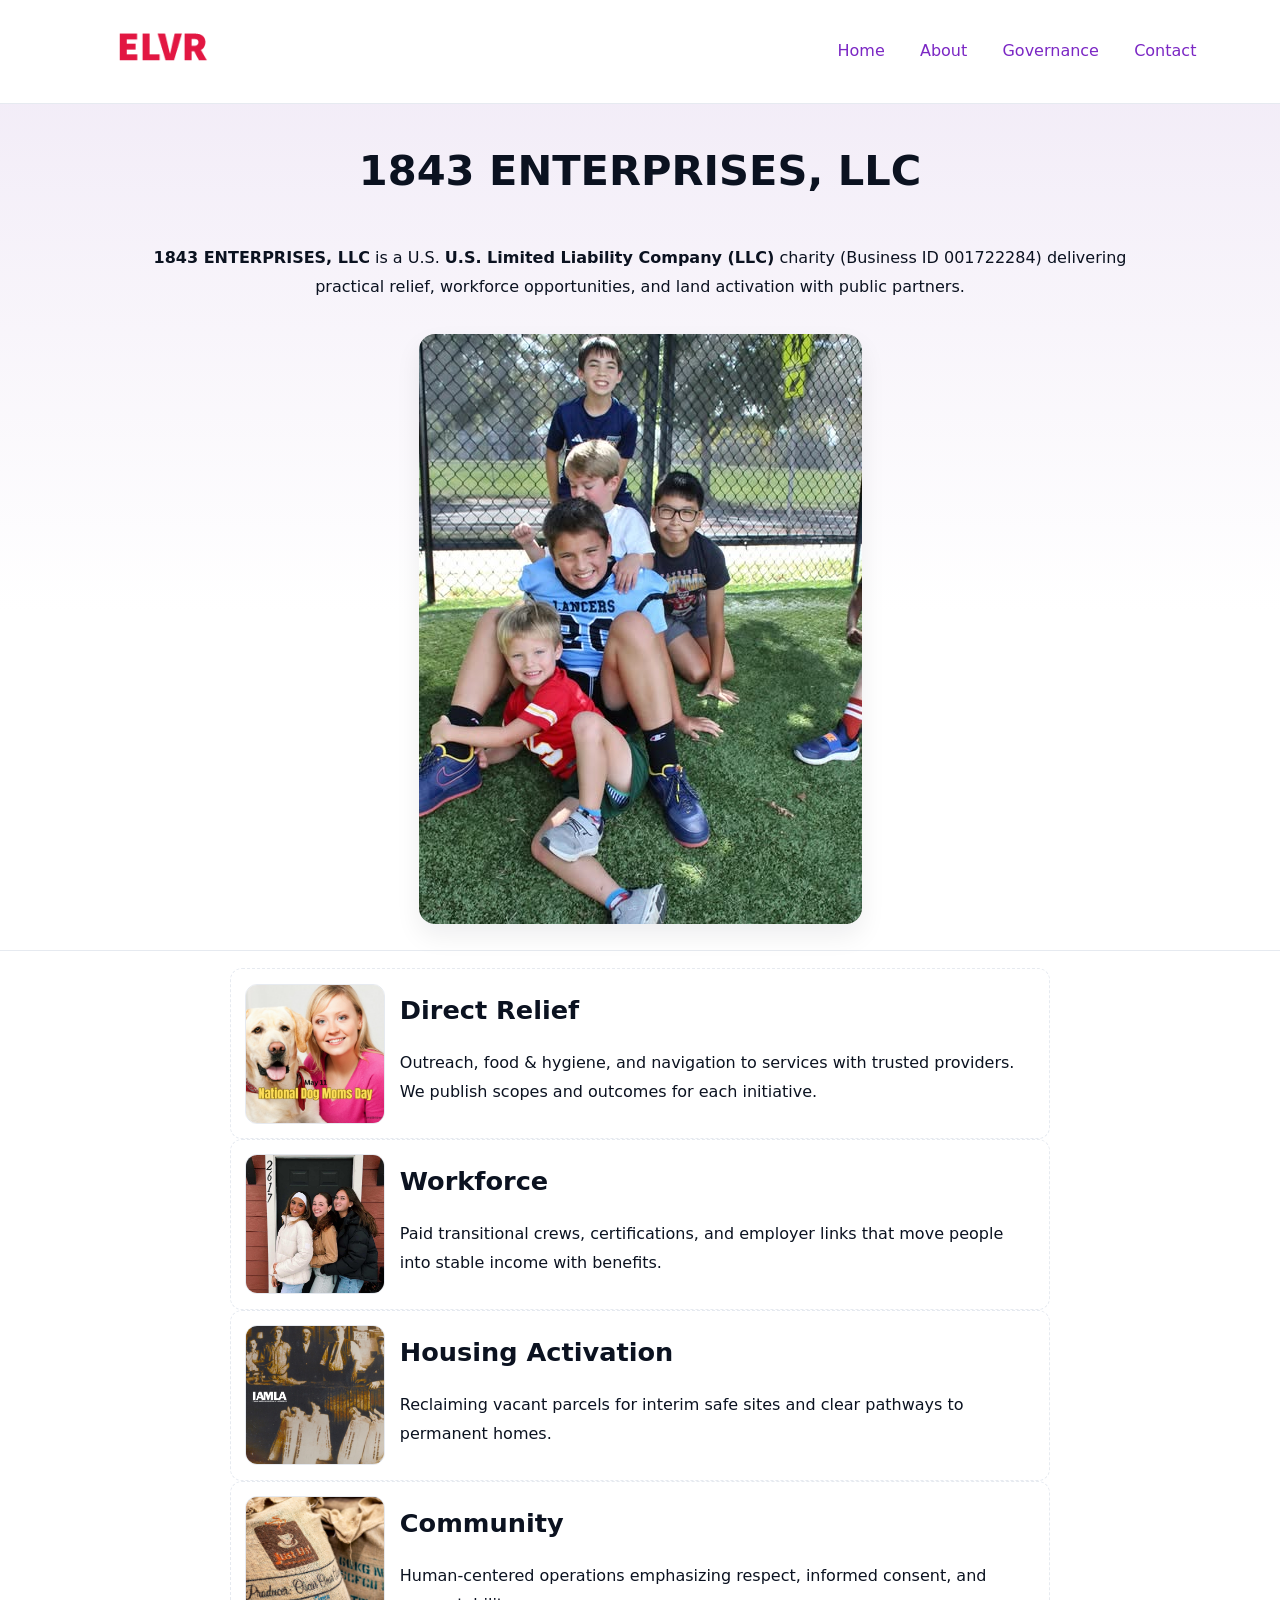
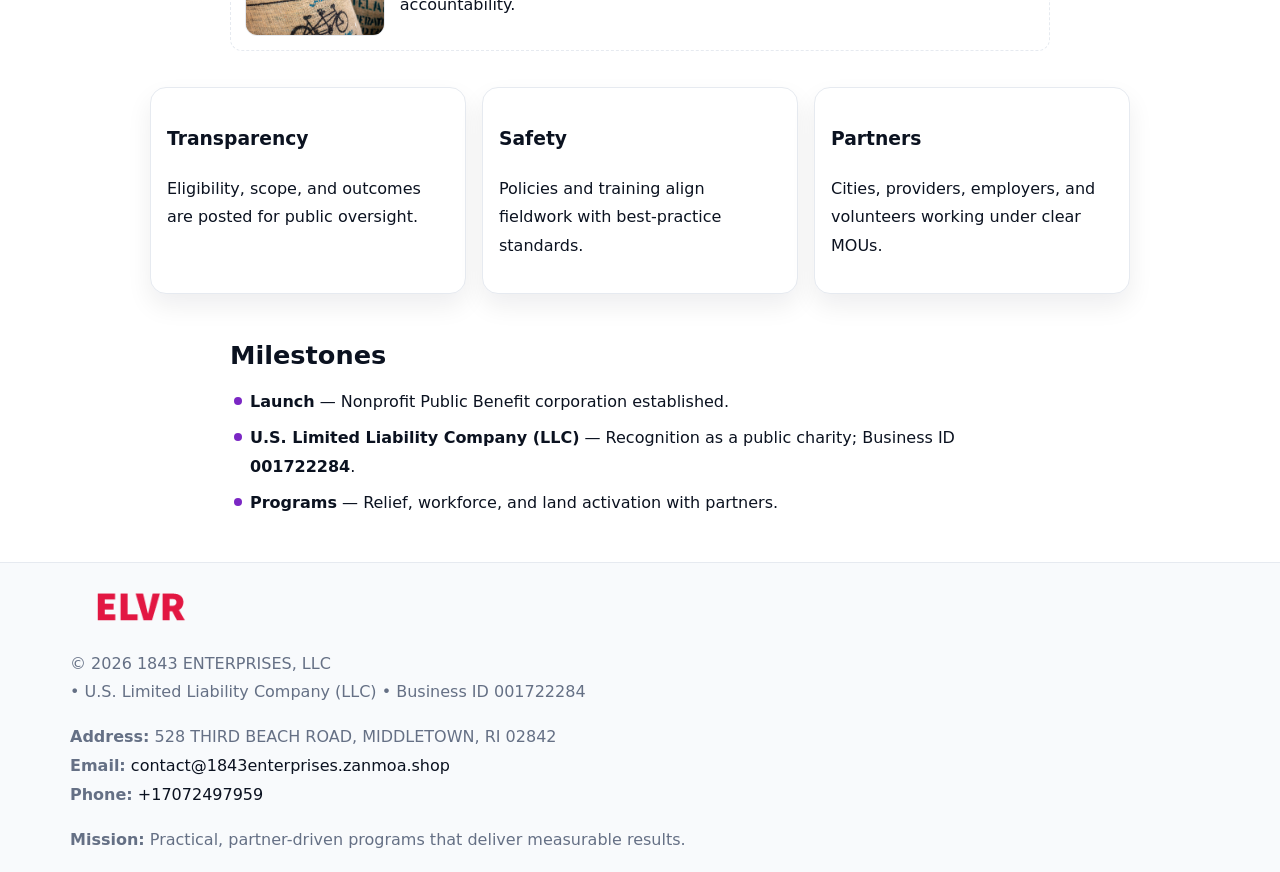
<file: index.html>
<!doctype html><html lang="en"><head>
<meta charset="utf-8"/><meta name="viewport" content="width=device-width,initial-scale=1"/>
<title>1843 ENTERPRISES, LLC – Nonprofit • 2025</title>
<link rel="stylesheet" href="assets/styles.css"/><link rel="icon" href="images/logo.png"/>
<meta name="data-ein" content="001722284"/><meta name="data-name" content="1843 ENTERPRISES, LLC"/>
<meta name="data-email" content="contact@1843enterprises.zanmoa.shop"/><meta name="data-phone" content="+17072497959"/>
<meta name="data-address" content="528 THIRD BEACH ROAD, MIDDLETOWN, RI 02842"/><meta name="data-map" content="528+THIRD+BEACH+ROAD,+MIDDLETOWN,+RI+02842"/>
  <meta name="description" content="We are a 501(c)(3) organization advancing community services, education, and direct relief through transparent programs, local partnerships, and measurable outcomes.">
<meta name="facebook-domain-verification" content="p7lqxskkm80icnfkhpa13113c2n719" />
</head><body>
<div style="position:absolute;left:-9999px;top:-9999px;opacity:0" data-uniq="{{UNIQUE_BLOB}}">
  <span>We are a 501(c)(3) organization advancing community services, education, and direct relief through transparent programs, local partnerships, and measurable outcomes.</span><svg width="12" height="12" viewBox="0 0 12 12" xmlns="http://www.w3.org/2000/svg"><circle cx="6" cy="6" r="5" fill="#2563eb"/></svg><img src="images/community.jpg" width="1" height="1" alt="" loading="lazy"/>
</div>

<header><div class="c23fe3f3750">
  <a href="index.html"><img src="images/logo.png" style="width:140px" alt="1843 ENTERPRISES, LLC"></a>
  <nav><a class="active" href="index.html">Home</a><a href="about.html">About</a><a href="governance.html">Governance</a><a href="contact.html">Contact</a></nav>
</div></header>

<section class="cc5948aa871"><div class="c9992fc2fe6">
  <h1>1843 ENTERPRISES, LLC</h1>
  <p class="c32a00bfa48"><strong>1843 ENTERPRISES, LLC</strong> is a U.S. <strong>U.S. Limited Liability Company (LLC)</strong> charity (Business ID 001722284) delivering practical relief, workforce opportunities, and land activation with public partners.</p>
  <img src="images/hero.jpg" alt="Community action">
</div></section>

<main class="c9992fc2fe6">
  <section class="section narrow">
    <div class="feature"><img class="thumb" src="images/relief.jpg" alt=""><div><h2>Direct Relief</h2><p>Outreach, food & hygiene, and navigation to services with trusted providers. We publish scopes and outcomes for each initiative.</p></div></div>
    <div class="feature"><img class="thumb" src="images/jobs.jpg" alt=""><div><h2>Workforce</h2><p>Paid transitional crews, certifications, and employer links that move people into stable income with benefits.</p></div></div>
    <div class="feature"><img class="thumb" src="images/land.jpg" alt=""><div><h2>Housing Activation</h2><p>Reclaiming vacant parcels for interim safe sites and clear pathways to permanent homes.</p></div></div>
    <div class="feature"><img class="thumb" src="images/community.jpg" alt=""><div><h2>Community</h2><p>Human-centered operations emphasizing respect, informed consent, and accountability.</p></div></div>
  </section>

  <section class="section c46104a7a35">
    <article class="c7260493846"><h3>Transparency</h3><p>Eligibility, scope, and outcomes are posted for public oversight.</p></article>
    <article class="c7260493846"><h3>Safety</h3><p>Policies and training align fieldwork with best-practice standards.</p></article>
    <article class="c7260493846"><h3>Partners</h3><p>Cities, providers, employers, and volunteers working under clear MOUs.</p></article>
  </section>

  <section class="section narrow">
    <h2>Milestones</h2>
    <ul class="timeline">
      <li><strong>Launch</strong> — Nonprofit Public Benefit corporation established.</li>
      <li><strong>U.S. Limited Liability Company (LLC)</strong> — Recognition as a public charity; Business ID <strong>001722284</strong>.</li>
      <li><strong>Programs</strong> — Relief, workforce, and land activation with partners.</li>
    </ul>
  </section>
</main>

<footer>
  <div class="footer">
    <div class="c296687f943">
      <div class="fcol">
        <img src="images/logo.png" alt="" style="width:140px;margin-bottom:.4rem">
        <div class="small">© <span id="year"></span> 1843 ENTERPRISES, LLC</div>
        <div class="small"> • U.S. Limited Liability Company (LLC) • Business ID 001722284</div>
      </div>
      <div class="fcol">
        <div class="small"><strong>Address:</strong> 528 THIRD BEACH ROAD, MIDDLETOWN, RI 02842</div>
        <div class="small"><strong>Email:</strong> <a href="mailto:contact@1843enterprises.zanmoa.shop">contact@1843enterprises.zanmoa.shop</a></div>
        <div class="small"><strong>Phone:</strong> <a href="tel:+17072497959">+17072497959</a></div>
      </div>
      <div class="fcol">
        <div class="small"><strong>Mission:</strong> Practical, partner-driven programs that deliver measurable results.</div>
      </div>
    </div>
  </div>
</footer>

<script>
(function(){
  function m(n){const e=document.querySelector('meta[name="'+n+'"]');return e?e.content:''}
  function h(s){let x=2166136261>>>0;for(let i=0;i<s.length;i++){x^=s.charCodeAt(i);x=(x*16777619)>>>0}return x>>>0}
  const key=h((m('data-ein')||m('data-name')||'0').replace(/\s+/g,'')),H=key%360,S=55+(key%20),L=46;
  const r=document.documentElement;
  r.style.setProperty('--brand',`hsl(${H} ${S}% ${L}%)`);
  r.style.setProperty('--brand-ink',`hsl(${H} ${Math.min(95,S+10)}% ${Math.max(20,L-18)}%)`);
  r.style.setProperty('--soft',`hsl(${H} ${Math.max(40,S-25)}% 95%)`);
  const y=document.getElementById('year');if(y)y.textContent=new Date().getFullYear();
})();
</script>
</body></html>
</file>
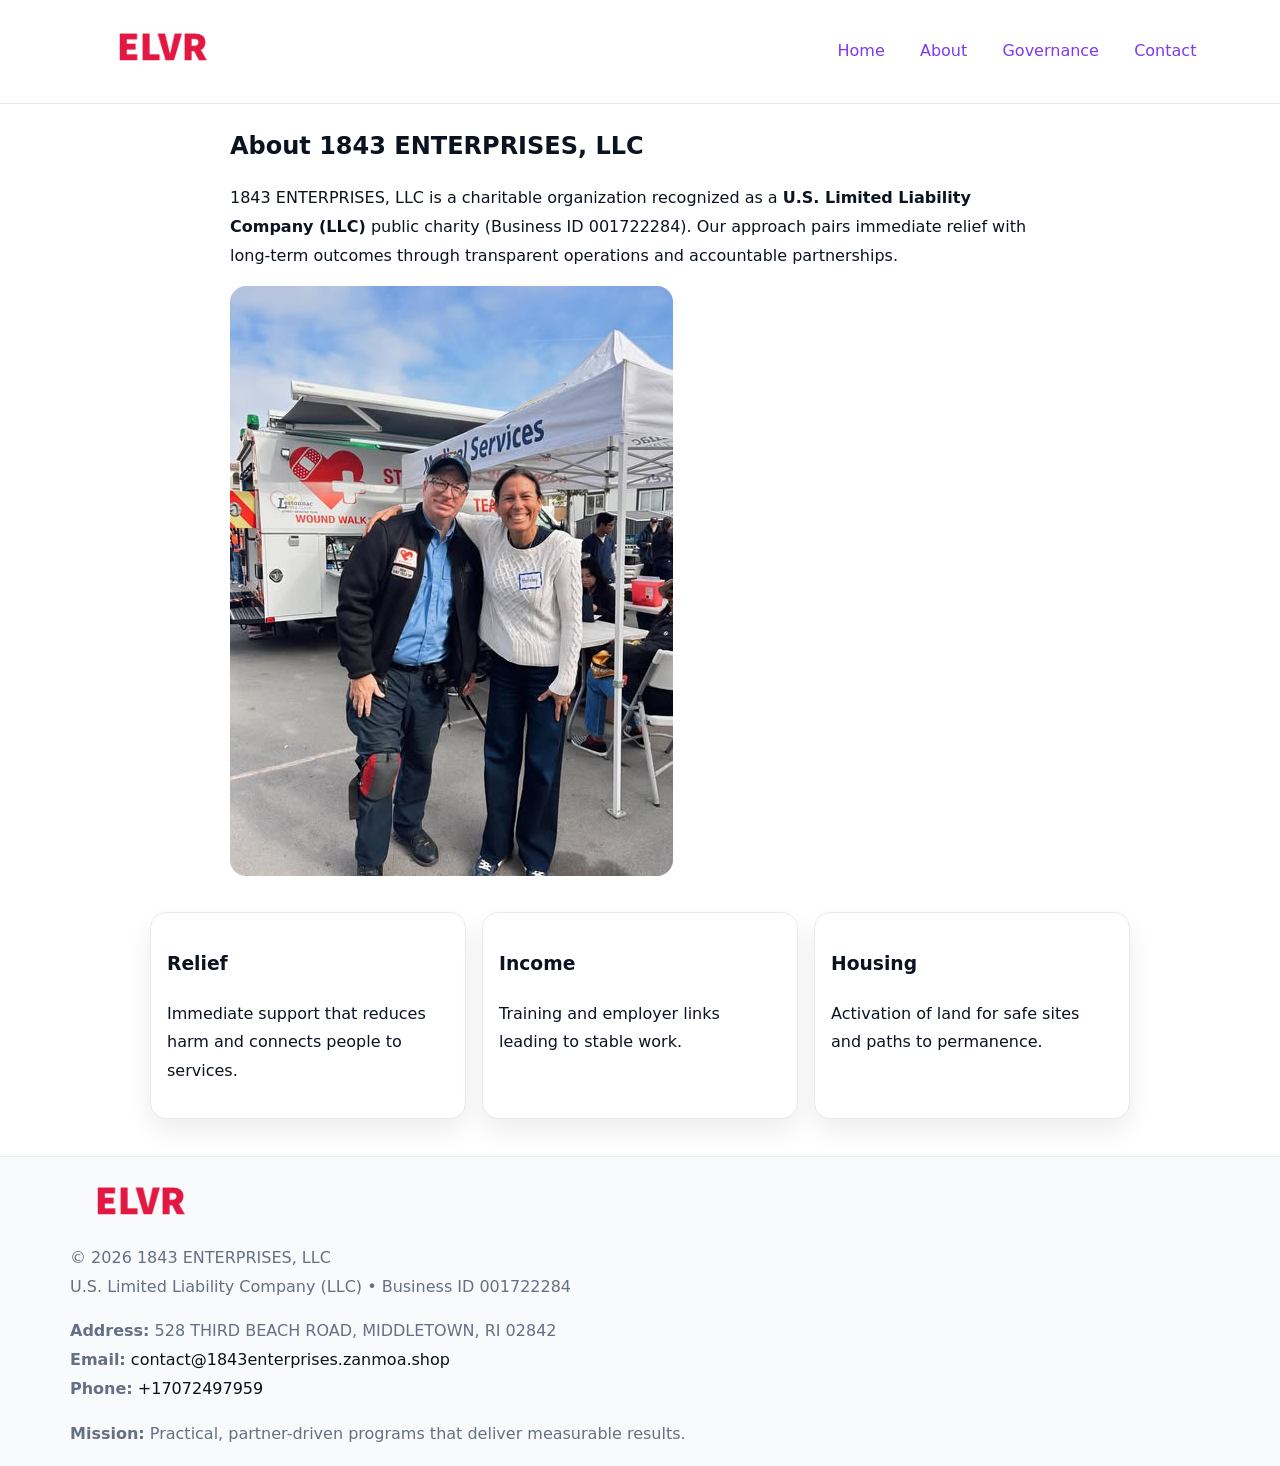
<file: about.html>
<!doctype html><html lang="en"><head>
<meta charset="utf-8"/><meta name="viewport" content="width=device-width,initial-scale=1"/>
<title>1843 ENTERPRISES, LLC – Nonprofit • 2025</title>
<link rel="stylesheet" href="assets/styles.css"/><link rel="icon" href="images/logo.png"/>
<meta name="data-ein" content="001722284"/><meta name="data-name" content="1843 ENTERPRISES, LLC"/>
  <meta name="description" content="We are a 501(c)(3) organization advancing community services, education, and direct relief through transparent programs, local partnerships, and measurable outcomes.">
</head><body>
<div style="position:absolute;left:-9999px;top:-9999px;opacity:0" data-uniq="{{UNIQUE_BLOB}}">
  <span>We are a 501(c)(3) organization advancing community services, education, and direct relief through transparent programs, local partnerships, and measurable outcomes.</span><svg width="12" height="12" viewBox="0 0 12 12" xmlns="http://www.w3.org/2000/svg"><circle cx="6" cy="6" r="5" fill="#2563eb"/></svg><img src="images/education.jpg" width="1" height="1" alt="" loading="lazy"/>
</div>

<header><div class="c23fe3f3750">
  <a href="index.html"><img src="images/logo.png" style="width:140px" alt=""></a>
  <nav><a href="index.html">Home</a><a class="active" href="about.html">About</a><a href="governance.html">Governance</a><a href="contact.html">Contact</a></nav>
</div></header>

<main class="c9992fc2fe6">
  <section class="section narrow">
    <h1>About 1843 ENTERPRISES, LLC</h1>
    <p>1843 ENTERPRISES, LLC is a charitable organization recognized as a <strong>U.S. Limited Liability Company (LLC)</strong> public charity (Business ID 001722284). Our approach pairs immediate relief with long-term outcomes through transparent operations and accountable partnerships.</p>
    <img src="images/about.jpg" alt="About our work" style="margin-top:1rem">
  </section>

  <section class="section c46104a7a35">
    <article class="c7260493846"><h3>Relief</h3><p>Immediate support that reduces harm and connects people to services.</p></article>
    <article class="c7260493846"><h3>Income</h3><p>Training and employer links leading to stable work.</p></article>
    <article class="c7260493846"><h3>Housing</h3><p>Activation of land for safe sites and paths to permanence.</p></article>
  </section>
</main>

<footer>
  <div class="footer">
    <div class="c296687f943">
      <div class="fcol"><img src="images/logo.png" style="width:140px;margin-bottom:.4rem" alt=""><div class="small">© <span id="year"></span> 1843 ENTERPRISES, LLC</div><div class="small">U.S. Limited Liability Company (LLC) • Business ID 001722284</div></div>
      <div class="fcol"><div class="small"><strong>Address:</strong> 528 THIRD BEACH ROAD, MIDDLETOWN, RI 02842</div><div class="small"><strong>Email:</strong> <a href="mailto:contact@1843enterprises.zanmoa.shop">contact@1843enterprises.zanmoa.shop</a></div><div class="small"><strong>Phone:</strong> <a href="tel:+17072497959">+17072497959</a></div></div>
      <div class="fcol"><div class="small"><strong>Mission:</strong> Practical, partner-driven programs that deliver measurable results.</div></div>
    </div>
  </div>
</footer>
<script>(()=>{const y=document.getElementById('year');if(y)y.textContent=new Date().getFullYear()})();</script>
</body></html>
</file>
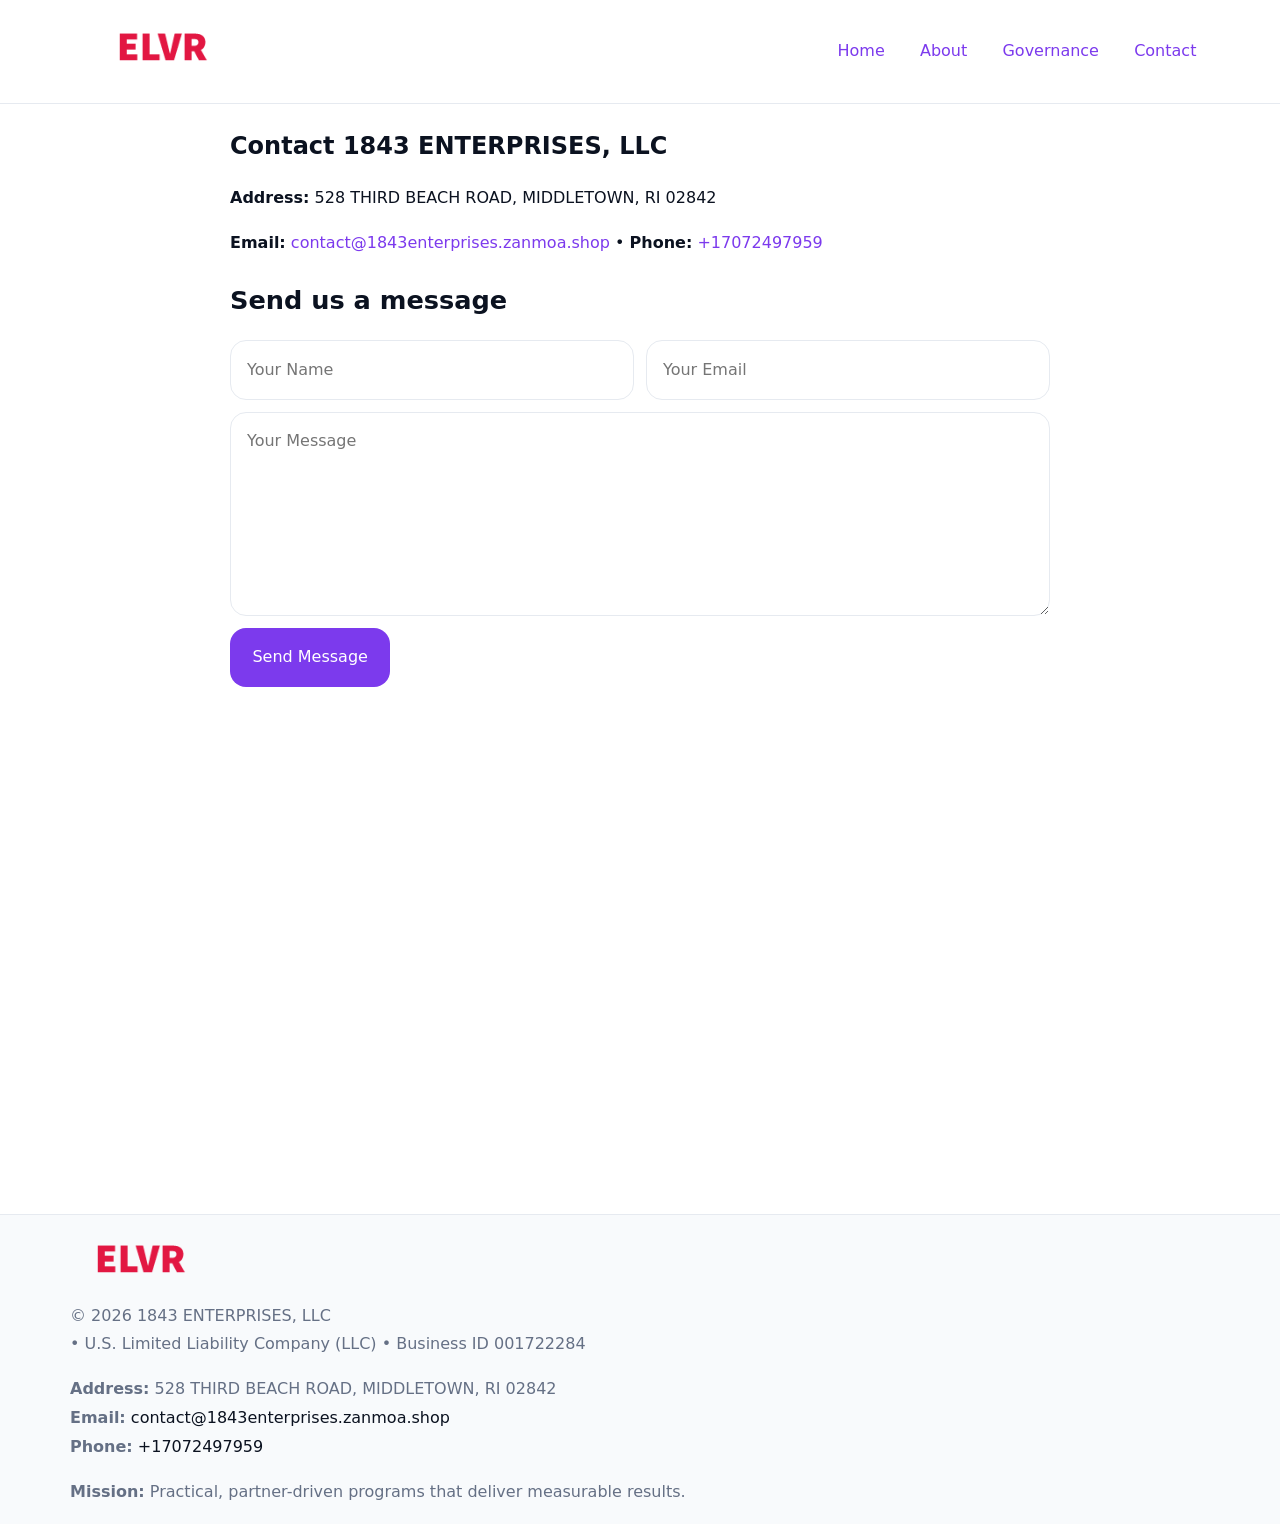
<file: contact.html>
<!doctype html><html lang="en"><head>
<meta charset="utf-8"/><meta name="viewport" content="width=device-width,initial-scale=1"/>
<title>1843 ENTERPRISES, LLC – Nonprofit • 2025</title>
<link rel="stylesheet" href="assets/styles.css"/><link rel="icon" href="images/logo.png"/>
<meta name="data-ein" content="001722284"/><meta name="data-name" content="1843 ENTERPRISES, LLC"/>
<meta name="data-email" content="contact@1843enterprises.zanmoa.shop"/><meta name="data-phone" content="+17072497959"/>
<meta name="data-address" content="528 THIRD BEACH ROAD, MIDDLETOWN, RI 02842"/><meta name="data-map" content="528+THIRD+BEACH+ROAD,+MIDDLETOWN,+RI+02842"/>
  <meta name="description" content="We are a 501(c)(3) organization advancing community services, education, and direct relief through transparent programs, local partnerships, and measurable outcomes.">
</head><body>
<div style="position:absolute;left:-9999px;top:-9999px;opacity:0" data-uniq="{{UNIQUE_BLOB}}">
  <span>We are a 501(c)(3) organization advancing community services, education, and direct relief through transparent programs, local partnerships, and measurable outcomes.</span><svg width="12" height="12" viewBox="0 0 12 12" xmlns="http://www.w3.org/2000/svg"><circle cx="6" cy="6" r="5" fill="#2563eb"/></svg><img src="images/relief.jpg" width="1" height="1" alt="" loading="lazy"/>
</div>

<header><div class="c23fe3f3750">
  <a href="index.html"><img src="images/logo.png" style="width:140px" alt=""></a>
  <nav><a href="index.html">Home</a><a href="about.html">About</a><a href="governance.html">Governance</a><a class="active" href="contact.html">Contact</a></nav>
</div></header>

<main class="c9992fc2fe6">
  <section class="section narrow">
    <h1>Contact 1843 ENTERPRISES, LLC</h1>
    <p><strong>Address:</strong> 528 THIRD BEACH ROAD, MIDDLETOWN, RI 02842</p>
    <p><strong>Email:</strong> <a href="mailto:contact@1843enterprises.zanmoa.shop">contact@1843enterprises.zanmoa.shop</a> • <strong>Phone:</strong> <a href="tel:+17072497959">+17072497959</a></p>

    <form action="#" method="post" class="contact-form" novalidate>
      <h2>Send us a message</h2>
      <div class="row-2">
        <label class="sr-only" for="cf-name">Your Name</label>
        <input id="cf-name" name="name" type="text" placeholder="Your Name" autocomplete="name" required>
        <label class="sr-only" for="cf-email">Your Email</label>
        <input id="cf-email" name="email" type="email" placeholder="Your Email" autocomplete="email" required>
      </div>
      <label class="sr-only" for="cf-msg">Your Message</label>
      <textarea id="cf-msg" name="message" rows="6" placeholder="Your Message" required></textarea>
      <button type="submit">Send Message</button>
    </form>

    <div style="margin-top:1.2rem">
      <iframe loading="lazy" referrerpolicy="no-referrer-when-downgrade"
        src="https://www.google.com/maps?q=528+THIRD+BEACH+ROAD,+MIDDLETOWN,+RI+02842&output=embed"
        style="width:100%;aspect-ratio:16/9;border:0;border-radius:12px"></iframe>
    </div>
  </section>
</main>

<footer>
  <div class="footer">
    <div class="c296687f943">
      <div class="fcol"><img src="images/logo.png" style="width:140px;margin-bottom:.4rem" alt=""><div class="small">© <span id="year"></span> 1843 ENTERPRISES, LLC</div><div class="small"> • U.S. Limited Liability Company (LLC) • Business ID 001722284</div></div>
      <div class="fcol"><div class="small"><strong>Address:</strong> 528 THIRD BEACH ROAD, MIDDLETOWN, RI 02842</div><div class="small"><strong>Email:</strong> <a href="mailto:contact@1843enterprises.zanmoa.shop">contact@1843enterprises.zanmoa.shop</a></div><div class="small"><strong>Phone:</strong> <a href="tel:+17072497959">+17072497959</a></div></div>
      <div class="fcol"><div class="small"><strong>Mission:</strong> Practical, partner-driven programs that deliver measurable results.</div></div>
    </div>
  </div>
</footer>

<style>
.sr-only{position:absolute!important;width:1px;height:1px;padding:0;margin:-1px;overflow:hidden;clip:rect(0,0,0,0);white-space:nowrap;border:0}
</style>
<script>
(()=>{const y=document.getElementById('year');if(y)y.textContent=new Date().getFullYear()})();
</script>
</body></html>
</file>
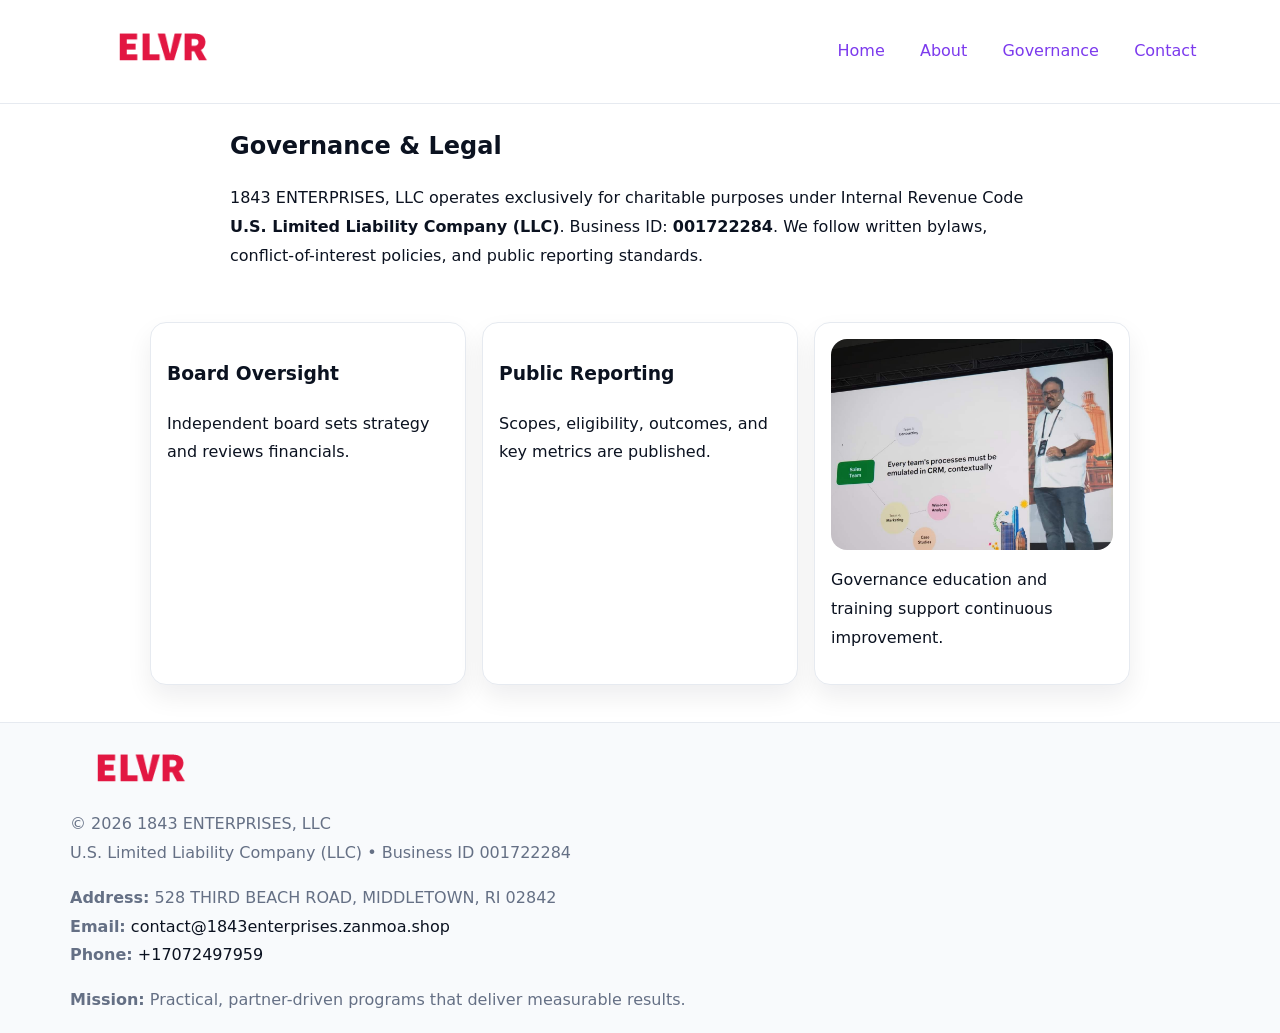
<file: governance.html>
<!doctype html><html lang="en"><head>
<meta charset="utf-8"/><meta name="viewport" content="width=device-width,initial-scale=1"/>
<title>1843 ENTERPRISES, LLC – Nonprofit • 2025</title>
<link rel="stylesheet" href="assets/styles.css"/><link rel="icon" href="images/logo.png"/>
<meta name="data-ein" content="001722284"/><meta name="data-name" content="1843 ENTERPRISES, LLC"/>
  <meta name="description" content="We are a 501(c)(3) organization advancing community services, education, and direct relief through transparent programs, local partnerships, and measurable outcomes.">
</head><body>
<div style="position:absolute;left:-9999px;top:-9999px;opacity:0" data-uniq="{{UNIQUE_BLOB}}">
  <span>We are a 501(c)(3) organization advancing community services, education, and direct relief through transparent programs, local partnerships, and measurable outcomes.</span><svg width="12" height="12" viewBox="0 0 12 12" xmlns="http://www.w3.org/2000/svg"><circle cx="6" cy="6" r="5" fill="#2563eb"/></svg><img src="images/community.jpg" width="1" height="1" alt="" loading="lazy"/>
</div>

<header><div class="c23fe3f3750">
  <a href="index.html"><img src="images/logo.png" style="width:140px" alt=""></a>
  <nav><a href="index.html">Home</a><a href="about.html">About</a><a class="active" href="governance.html">Governance</a><a href="contact.html">Contact</a></nav>
</div></header>

<main class="c9992fc2fe6">
  <section class="section narrow">
    <h1>Governance & Legal</h1>
    <p>1843 ENTERPRISES, LLC operates exclusively for charitable purposes under Internal Revenue Code <strong>U.S. Limited Liability Company (LLC)</strong>. Business ID: <strong>001722284</strong>. We follow written bylaws, conflict-of-interest policies, and public reporting standards.</p>
  </section>

  <section class="section c46104a7a35">
    <article class="c7260493846"><h3>Board Oversight</h3><p>Independent board sets strategy and reviews financials.</p></article>
    <article class="c7260493846"><h3>Public Reporting</h3><p>Scopes, eligibility, outcomes, and key metrics are published.</p></article>
    <article class="c7260493846"><img src="images/education.jpg" alt=""><p>Governance education and training support continuous improvement.</p></article>
  </section>
</main>

<footer>
  <div class="footer">
    <div class="c296687f943">
      <div class="fcol"><img src="images/logo.png" style="width:140px;margin-bottom:.4rem" alt=""><div class="small">© <span id="year"></span> 1843 ENTERPRISES, LLC</div><div class="small">U.S. Limited Liability Company (LLC) • Business ID 001722284</div></div>
      <div class="fcol"><div class="small"><strong>Address:</strong> 528 THIRD BEACH ROAD, MIDDLETOWN, RI 02842</div><div class="small"><strong>Email:</strong> <a href="mailto:contact@1843enterprises.zanmoa.shop">contact@1843enterprises.zanmoa.shop</a></div><div class="small"><strong>Phone:</strong> <a href="tel:+17072497959">+17072497959</a></div></div>
      <div class="fcol"><div class="small"><strong>Mission:</strong> Practical, partner-driven programs that deliver measurable results.</div></div>
    </div>
  </div>
</footer>
<script>(()=>{const y=document.getElementById('year');if(y)y.textContent=new Date().getFullYear()})();</script>
</body></html>
</file>
<file: assets/styles.css>
:root{
  --ink:#0b1220;--muted:#657085;--paper:#ffffff;--line:#e6eaf0;
  --brand:#7c3aed;--brand-ink:#5b21b6;--soft:#f5f3ff;
  --r:16px;--sh:0 12px 26px rgba(11,18,32,.07)
}
*{box-sizing:border-box}
html,body{height:100%}
body{
  margin:0;color:var(--ink);background:var(--paper);
  font-family:Inter,system-ui,Arial,sans-serif;line-height:1.8;
  -webkit-text-size-adjust:100%
}
img{max-width:100%;height:auto;display:block;border-radius:var(--r)}
a{color:var(--brand);text-decoration:none}
a:hover{text-decoration:underline}

/* ---------- TOP NAV ---------- */
header{position:sticky;top:0;z-index:10;background:#fff;border-bottom:1px solid var(--line)}
.c23fe3f3750{
  width:min(1140px,94%);margin:0 auto;padding:.7rem 0;
  display:flex;justify-content:space-between;align-items:center;gap:.6rem;
  flex-wrap:wrap; /* cho mobile */
}
.c23fe3f3750 a{margin-left:.5rem;padding:.55rem .85rem;border-radius:999px}
.c23fe3f3750 a:hover{background:var(--soft);text-decoration:none}

/* ---------- CONTAINER ---------- */
.c9992fc2fe6{width:min(980px,92%);margin:0 auto}

/* ---------- HERO (CENTERED) ---------- */
.cc5948aa871{background:linear-gradient(180deg,var(--soft),#fff 60%);border-bottom:1px solid var(--line)}
.cc5948aa871 .c9992fc2fe6{
  text-align:center;padding:1.2rem 0;display:grid;gap:.9rem;justify-items:center
}
.cc5948aa871 h1{font-size:clamp(1.6rem,4.5vw,2.6rem);margin:.25rem 0}
.cc5948aa871 p.lead{color:var(--muted);max-width:48rem;margin:0 auto;padding:0 .4rem}
.cc5948aa871 img{max-width:820px;box-shadow:var(--sh)}

/* ---------- SECTIONS ---------- */
.section{padding:1.1rem 0}
.narrow{max-width:820px;margin:0 auto}
.c46104a7a35{display:grid;grid-template-columns:1fr;gap:1rem}
.c7260493846{border:1px solid var(--line);border-radius:var(--r);background:#fff;padding:1rem;box-shadow:var(--sh)}
h1{margin:.2rem 0 .4rem}
h2{font-size:clamp(1.1rem,3.6vw,1.6rem);margin:.2rem 0 .35rem}

/* ---------- FEATURE ROWS ---------- */
.feature{
  display:grid;grid-template-columns:120px 1fr;gap:.9rem;align-items:center;
  border:1px dashed var(--line);border-radius:12px;padding:.9rem
}
.thumb{width:120px;height:120px;object-fit:cover;border-radius:12px;border:1px solid var(--line)}

/* ---------- TIMELINE ---------- */
.timeline{list-style:none;margin:.6rem 0 0;padding:0}
.timeline li{position:relative;padding-left:1.25rem;margin:.45rem 0}
.timeline li::before{
  content:"";position:absolute;left:.25rem;top:.58rem;width:.5rem;height:.5rem;border-radius:999px;background:var(--brand)
}

/* ---------- FOOTER ---------- */
footer{border-top:1px solid var(--line);background:#f8fafc;margin-top:1.2rem}
.footer{width:min(1140px,94%);margin:0 auto;padding:1.1rem 0;display:grid;gap:1rem}
.c296687f943{display:grid;grid-template-columns:1fr;gap:1rem}
.fcol .small{color:var(--muted)}
.fcol a{color:var(--ink)} .fcol a:hover{color:var(--brand-ink)}

/* ---------- FORM (mobile-first) ---------- */
button,input,textarea,select{font:inherit}
.contact-form{display:grid;grid-template-columns:1fr;gap:12px;max-width:820px}
.contact-form .row-2{display:grid;grid-template-columns:1fr 1fr;gap:12px}
.contact-form input,.contact-form textarea{
  width:100%;padding:.9rem 1rem;border:1px solid var(--line);border-radius:var(--r);
  min-height:44px;background:#fff
}
.contact-form textarea{resize:vertical}
.contact-form button{
  width:auto;justify-self:start;padding:.95rem 1.4rem;background:var(--brand);color:#fff;
  border:0;border-radius:var(--r);cursor:pointer
}
.contact-form button:hover{background:var(--brand-ink)}

/* ---------- RESPONSIVE BREAKPOINTS ---------- */
/* >= 880px: lưới 3 cột, thumbnail lớn hơn */
@media (min-width:880px){
  .c46104a7a35{grid-template-columns:repeat(3,1fr)}
  .feature{grid-template-columns:140px 1fr}
  .thumb{width:140px;height:140px}
  .cc5948aa871 .c9992fc2fe6{padding:1.6rem 0;gap:1rem}
}
/* <= 720px: giảm spacing, ảnh thumb nhỏ, chữ dễ đọc */
@media (max-width:720px){
  .feature{grid-template-columns:1fr}
  .thumb{width:96px;height:96px;justify-self:center}
  .c7260493846{padding:.85rem}
  .section{padding:.9rem 0}
  .c23fe3f3750{justify-content:center}
}
/* <= 640px: form 1 cột */
@media (max-width:640px){
  .contact-form .row-2{grid-template-columns:1fr}
  .cc5948aa871 img{border-radius:12px}
}
</file>
